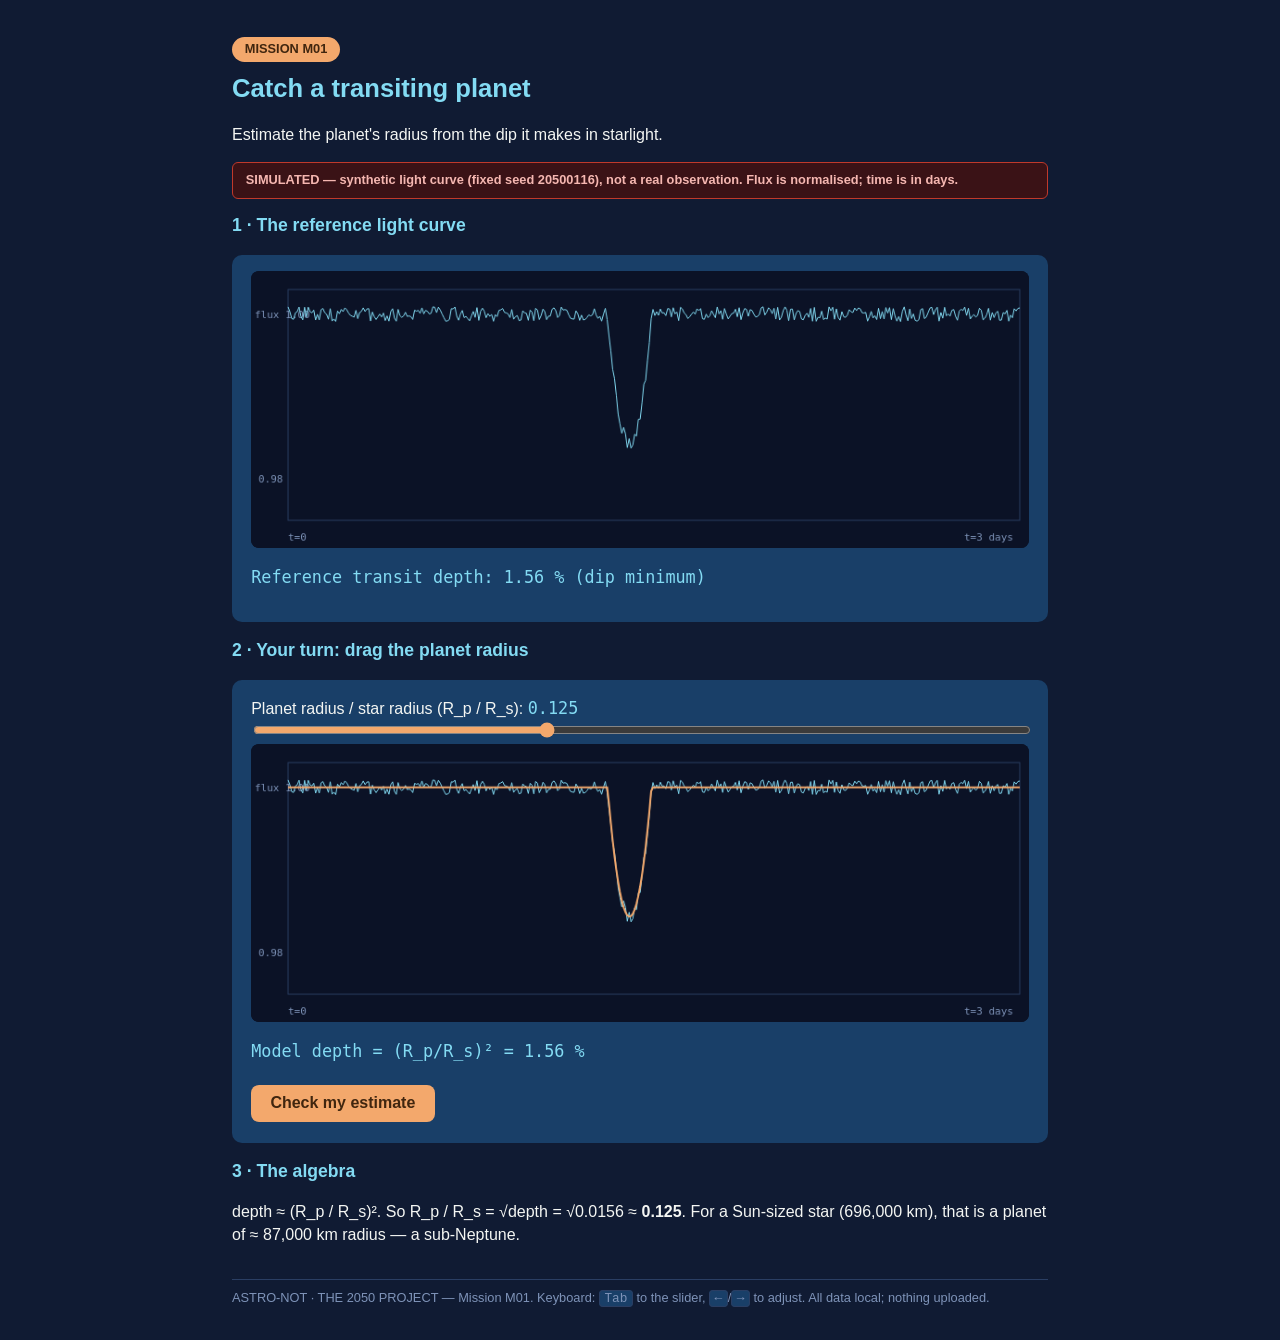
<file: missions/m01-transit/index.html>
<!DOCTYPE html><html lang="en"><head><meta charset="utf-8"/>
<title>ASTRO-NOT M01 — Catch a Transiting Planet</title>
<meta name="viewport" content="width=device-width, initial-scale=1"/>
<link rel="stylesheet" href="../style.css"/></head>
<body>
<span class="tag">MISSION M01</span>
<h1>Catch a transiting planet</h1>
<p>Estimate the planet's radius from the dip it makes in starlight.</p>
<div class="banner">SIMULATED — synthetic light curve (fixed seed 20500116), not a real observation. Flux is normalised; time is in days.</div>

<h2>1 · The reference light curve</h2>
<div class="panel"><canvas id="lc" width="840" height="300" role="img"
  aria-label="Simulated light curve: normalised flux over three days showing a transit dip of 1.56 percent depth at day 1.4."></canvas>
<p class="readout">Reference transit depth: 1.56 % (dip minimum)</p></div>

<h2>2 · Your turn: drag the planet radius</h2>
<div class="panel">
  <label for="rprs">Planet radius / star radius (R_p / R_s): <span id="rvals" class="readout">0.125</span></label>
  <input type="range" id="rprs" min="0.02" max="0.30" step="0.005" value="0.125"
    aria-describedby="rhelp"/>
  <p id="rhelp" class="visually-hidden">Slider sets the radius ratio; the model curve updates. Use arrow keys for fine steps.</p>
  <canvas id="fit" width="840" height="300" role="img"
    aria-label="Your model curve overlaid on the simulated data. Match the dip depth to estimate the radius ratio."></canvas>
  <p class="readout">Model depth = (R_p/R_s)² = <span id="depth">1.56 %</span></p>
  <button id="check">Check my estimate</button>
  <p id="verdict" class="verdict" aria-live="polite" hidden></p>
</div>

<h2>3 · The algebra</h2>
<p>depth ≈ (R_p / R_s)². So R_p / R_s = √depth = √0.0156 ≈ <strong>0.125</strong>.
For a Sun-sized star (696,000 km), that is a planet of ≈ 87,000 km radius — a sub-Neptune.</p>

<footer>ASTRO-NOT · THE 2050 PROJECT — Mission M01. Keyboard: <kbd>Tab</kbd> to the slider, <kbd>←</kbd>/<kbd>→</kbd> to adjust. All data local; nothing uploaded.</footer>
<script src="logic.js"></script><script>
const data = M01.lightCurve(M01.ANSWER_RP_RS, 0.0009, M01.SEED);
function draw(cv, series, model){ // simple polyline plot
  const c = cv.getContext("2d"), W = cv.width, H = cv.height;
  c.clearRect(0,0,W,H); c.fillStyle = "#0B1226"; c.fillRect(0,0,W,H);
  const y0 = H-30, y1 = 20, x0 = 40, x1 = W-10;
  const ymin = 0.975, ymax = 1.003;
  const X = t => x0 + (t/3)*(x1-x0), Y = f => y0 - (f-ymin)/(ymax-ymin)*(y0-y1);
  c.strokeStyle = "#2A3E63"; c.strokeRect(x0,y1,x1-x0,y0-y1);
  c.fillStyle = "#7E93B8"; c.font = "11px monospace";
  c.fillText("flux 1.00", 4, Y(1)+4); c.fillText("0.98", 8, Y(0.98)+4);
  c.fillText("t=0", x0, H-8); c.fillText("t=3 days", x1-60, H-8);
  c.strokeStyle = "#83DBF3"; c.lineWidth = 1;
  c.beginPath(); series.t.forEach((t,i)=>{ i?c.lineTo(X(t),Y(series.f[i])):c.moveTo(X(t),Y(series.f[i])); }); c.stroke();
  if(model){ c.strokeStyle = "#F3A86C"; c.lineWidth = 2; c.beginPath();
    series.t.forEach((t,i)=>{ i?c.lineTo(X(t),Y(1-M01.depth(model)*Math.max(0,1-((t-1.4)/0.09)**2))):c.moveTo(X(t),Y(1-M01.depth(model)*Math.max(0,1-((t-1.4)/0.09)**2))); }); c.stroke(); }
}
draw(document.getElementById("lc"), data, null);
const slider = document.getElementById("rprs");
function update(){ const v = parseFloat(slider.value);
  document.getElementById("rvals").textContent = v.toFixed(3);
  document.getElementById("depth").textContent = (M01.depth(v)*100).toFixed(2)+" %";
  draw(document.getElementById("fit"), data, v); }
slider.addEventListener("input", update); update();
document.getElementById("check").addEventListener("click", ()=>{
  const v = parseFloat(slider.value), ok = M01.checkAnswer(v);
  const el = document.getElementById("verdict"); el.hidden = false;
  el.className = "verdict " + (ok ? "good" : "bad");
  el.textContent = ok ? "Correct — your estimate is within 15 % of √0.0156 ≈ 0.125. This is how thousands of confirmed exoplanets were measured."
                      : "Not yet — compare your dip depth to 1.56 %. Hint: radius ratio = √depth.";
});
</script></body></html>
</file>
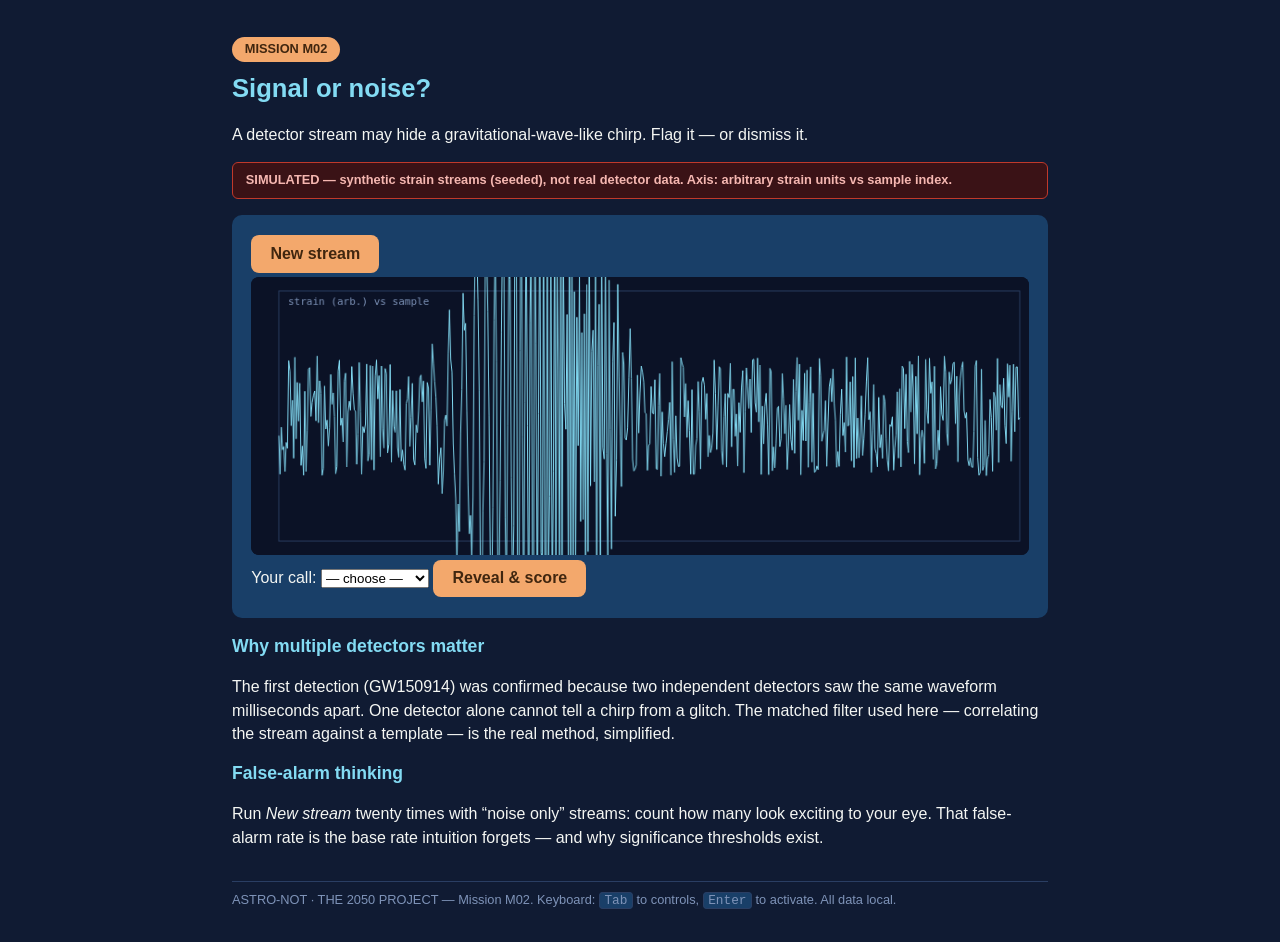
<file: missions/m02-waveform/index.html>
<!DOCTYPE html><html lang="en"><head><meta charset="utf-8"/>
<title>ASTRO-NOT M02 — Signal or Noise?</title>
<meta name="viewport" content="width=device-width, initial-scale=1"/>
<link rel="stylesheet" href="../style.css"/></head>
<body>
<span class="tag">MISSION M02</span>
<h1>Signal or noise?</h1>
<p>A detector stream may hide a gravitational-wave-like chirp. Flag it — or dismiss it.</p>
<div class="banner">SIMULATED — synthetic strain streams (seeded), not real detector data. Axis: arbitrary strain units vs sample index.</div>

<div class="panel">
  <button id="new">New stream</button>
  <canvas id="plot" width="840" height="300" role="img"
    aria-label="Detector stream plot. Decide whether a chirp-like signal is present."></canvas>
  <label for="decision">Your call:</label>
  <select id="decision"><option value="">— choose —</option>
    <option value="signal">Signal present</option><option value="noise">Noise only</option></select>
  <button id="reveal">Reveal &amp; score</button>
  <p id="verdict" class="verdict" aria-live="polite" hidden></p>
</div>

<h2>Why multiple detectors matter</h2>
<p>The first detection (GW150914) was confirmed because two independent detectors saw the same waveform milliseconds apart. One detector alone cannot tell a chirp from a glitch. The matched filter used here — correlating the stream against a template — is the real method, simplified.</p>

<h2>False-alarm thinking</h2>
<p>Run <em>New stream</em> twenty times with “noise only” streams: count how many look exciting to your eye. That false-alarm rate is the base rate intuition forgets — and why significance thresholds exist.</p>

<footer>ASTRO-NOT · THE 2050 PROJECT — Mission M02. Keyboard: <kbd>Tab</kbd> to controls, <kbd>Enter</kbd> to activate. All data local.</footer>
<script src="logic.js"></script><script>
let current = null, truth = null;
function show(){ truth = Math.random() < 0.5;
  current = M02.stream(truth, Math.floor(Math.random()*1e9));
  const cv = document.getElementById("plot"), c = cv.getContext("2d");
  c.fillStyle = "#0B1226"; c.fillRect(0,0,cv.width,cv.height);
  c.strokeStyle = "#2A3E63"; c.strokeRect(30,15,cv.width-40,cv.height-30);
  c.strokeStyle = "#83DBF3"; c.beginPath();
  current.forEach((v,i)=>{ const x = 30 + i/(current.length-1)*(cv.width-40), y = 150 - v*260;
    i?c.lineTo(x,y):c.moveTo(x,y); }); c.stroke();
  c.fillStyle = "#7E93B8"; c.font = "11px monospace";
  c.fillText("strain (arb.) vs sample", 40, 30);
  document.getElementById("verdict").hidden = true; }
document.getElementById("new").addEventListener("click", show);
document.getElementById("reveal").addEventListener("click", ()=>{
  const d = document.getElementById("decision").value;
  if(!d){ alert("Choose signal or noise first."); return; }
  const s = M02.matchScore(current), real = s > M02.THRESHOLD;
  const el = document.getElementById("verdict"); el.hidden = false;
  const right = (d === "signal") === real;
  el.className = "verdict " + (right ? "good" : "bad");
  el.innerHTML = "Matched-filter peak correlation: <span class='readout'>" + s.toFixed(3) +
    "</span> (threshold " + M02.THRESHOLD + ") — stream is <strong>" + (real?"SIGNAL":"NOISE") +
    "</strong>. Your call was " + (right?"correct":"wrong") +
    ". Real detections demand multi-detector coincidence — one stream is never enough."; });
show();
</script></body></html>
</file>
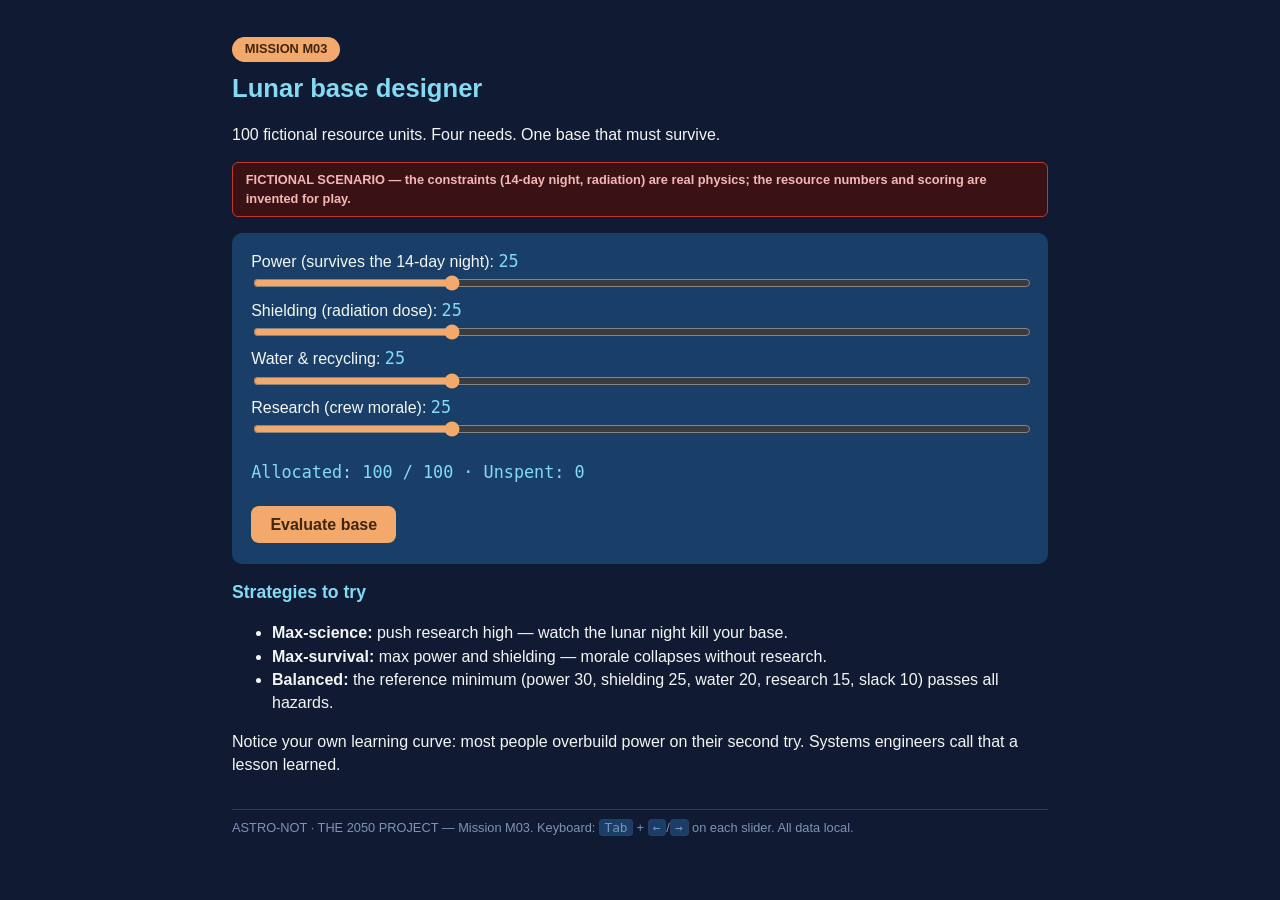
<file: missions/m03-lunar-base/index.html>
<!DOCTYPE html><html lang="en"><head><meta charset="utf-8"/>
<title>ASTRO-NOT M03 — Lunar Base Designer</title>
<meta name="viewport" content="width=device-width, initial-scale=1"/>
<link rel="stylesheet" href="../style.css"/></head>
<body>
<span class="tag">MISSION M03</span>
<h1>Lunar base designer</h1>
<p>100 fictional resource units. Four needs. One base that must survive.</p>
<div class="banner">FICTIONAL SCENARIO — the constraints (14-day night, radiation) are real physics; the resource numbers and scoring are invented for play.</div>

<div class="panel">
  <div id="sliders"></div>
  <p class="readout">Allocated: <span id="total">100</span> / 100 · Unspent: <span id="slack">0</span></p>
  <button id="evaluate">Evaluate base</button>
  <p id="verdict" class="verdict" aria-live="polite" hidden></p>
  <table id="haz" hidden><thead><tr><th>Hazard</th><th>Status</th></tr></thead><tbody></tbody></table>
</div>

<h2>Strategies to try</h2>
<ul>
<li><strong>Max-science:</strong> push research high — watch the lunar night kill your base.</li>
<li><strong>Max-survival:</strong> max power and shielding — morale collapses without research.</li>
<li><strong>Balanced:</strong> the reference minimum (power 30, shielding 25, water 20, research 15, slack 10) passes all hazards.</li>
</ul>
<p>Notice your own learning curve: most people overbuild power on their second try. Systems engineers call that a lesson learned.</p>

<footer>ASTRO-NOT · THE 2050 PROJECT — Mission M03. Keyboard: <kbd>Tab</kbd> + <kbd>←</kbd>/<kbd>→</kbd> on each slider. All data local.</footer>
<script src="logic.js"></script><script>
const defs = [["power","Power (survives the 14-day night)",30],
              ["shielding","Shielding (radiation dose)",25],
              ["water","Water & recycling",20],["research","Research (crew morale)",15]];
const box = document.getElementById("sliders");
defs.forEach(([k,label])=>{
  const w = document.createElement("div");
  w.innerHTML = `<label for="s-${k}">${label}: <span id="v-${k}" class="readout">25</span></label>
    <input type="range" id="s-${k}" min="0" max="100" step="5" value="25">`;
  box.appendChild(w);
});
function alloc(){ return { power:+power.value, shielding:+shielding.value,
  water:+water.value, research:+research.value }; }
function upd(){ ["power","shielding","water","research"].forEach(k=>
  document.getElementById("v-"+k).textContent = document.getElementById("s-"+k).value);
  const a = alloc(), sum = a.power+a.shielding+a.water+a.research;
  document.getElementById("total").textContent = sum;
  document.getElementById("slack").textContent = 100 - sum; }
["power","shielding","water","research"].forEach(k=>
  document.getElementById("s-"+k).addEventListener("input", upd));
upd();
document.getElementById("evaluate").addEventListener("click", ()=>{
  const r = M03.score(alloc()), el = document.getElementById("verdict"),
        tb = document.getElementById("haz").querySelector("tbody");
  el.hidden = false; el.className = "verdict " + (r.viable?"good":"bad"); el.textContent = r.reason;
  document.getElementById("haz").hidden = false; tb.innerHTML = "";
  Object.entries(r.hazards||{}).forEach(([h,s])=>{
    const tr = document.createElement("tr");
    tr.innerHTML = `<td>${h}</td><td>${s}</td>`; tb.appendChild(tr); });
});
</script></body></html>
</file>
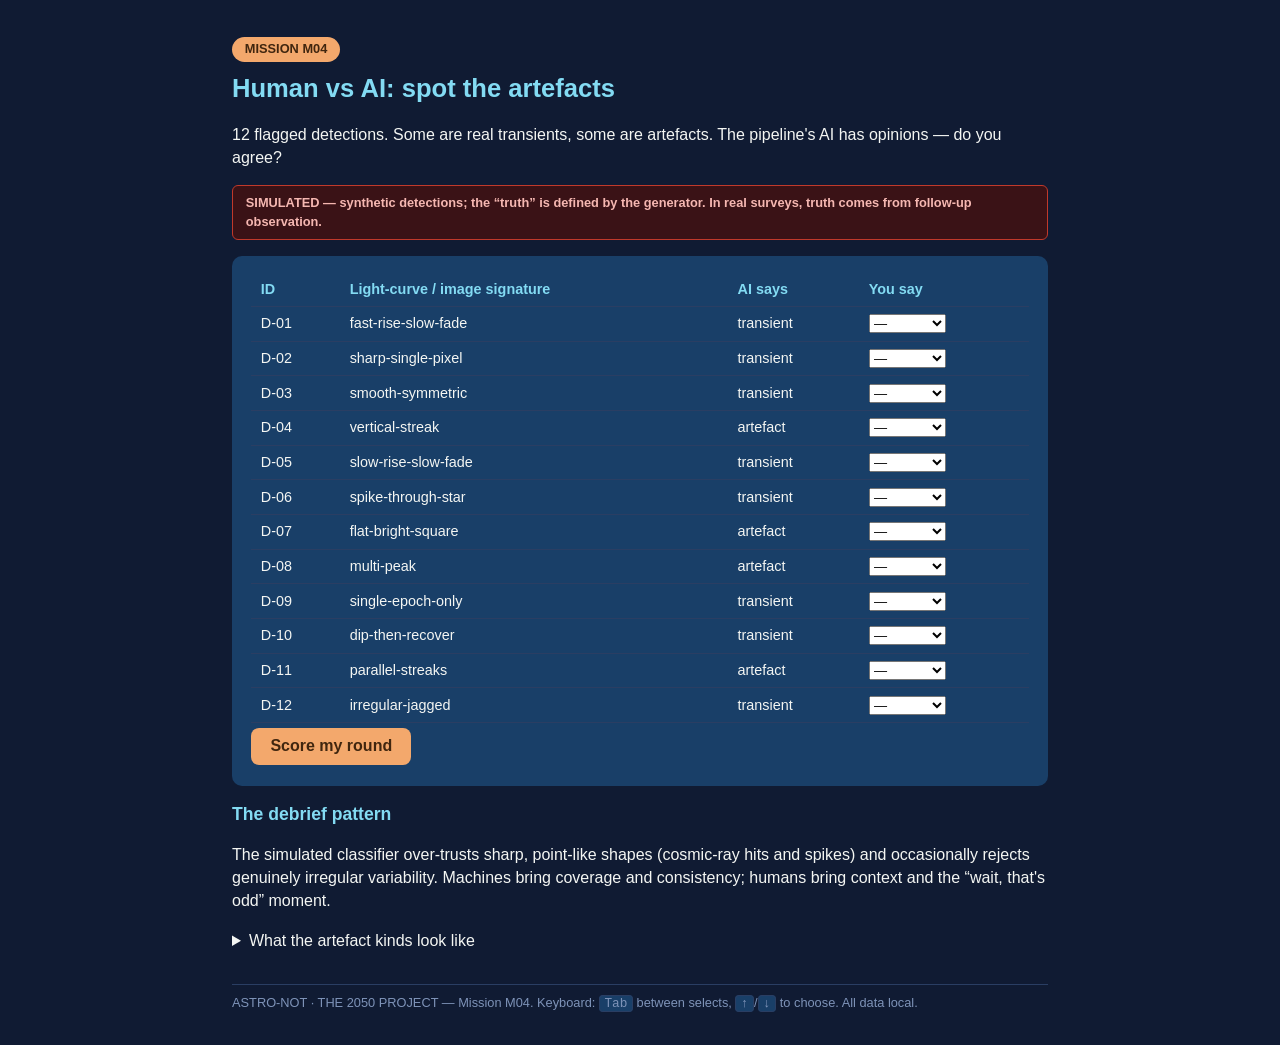
<file: missions/m04-human-vs-ai/index.html>
<!DOCTYPE html><html lang="en"><head><meta charset="utf-8"/>
<title>ASTRO-NOT M04 — Human vs AI</title>
<meta name="viewport" content="width=device-width, initial-scale=1"/>
<link rel="stylesheet" href="../style.css"/></head>
<body>
<span class="tag">MISSION M04</span>
<h1>Human vs AI: spot the artefacts</h1>
<p>12 flagged detections. Some are real transients, some are artefacts. The pipeline's AI has opinions — do you agree?</p>
<div class="banner">SIMULATED — synthetic detections; the “truth” is defined by the generator. In real surveys, truth comes from follow-up observation.</div>

<div class="panel">
  <table id="grid"><thead><tr><th>ID</th><th>Light-curve / image signature</th><th>AI says</th><th>You say</th></tr></thead>
  <tbody></tbody></table>
  <button id="score">Score my round</button>
  <p id="verdict" class="verdict" aria-live="polite" hidden></p>
</div>

<h2>The debrief pattern</h2>
<p>The simulated classifier over-trusts sharp, point-like shapes (cosmic-ray hits and spikes) and occasionally rejects genuinely irregular variability. Machines bring coverage and consistency; humans bring context and the “wait, that's odd” moment.</p>
<details><summary>What the artefact kinds look like</summary>
<ul><li><strong>Cosmic-ray hit:</strong> one sharp pixel/epoch only.</li>
<li><strong>Bad column:</strong> vertical streak, always same pixel column.</li>
<li><strong>Diffraction spike:</strong> streaks through a bright star at fixed angles.</li>
<li><strong>Saturated bleed:</strong> flat bright square around a bright source.</li></ul></details>

<footer>ASTRO-NOT · THE 2050 PROJECT — Mission M04. Keyboard: <kbd>Tab</kbd> between selects, <kbd>↑</kbd>/<kbd>↓</kbd> to choose. All data local.</footer>
<script src="logic.js"></script><script>
const tb = document.getElementById("grid").querySelector("tbody");
M04.CASES.forEach((c,i)=>{
  const tr = document.createElement("tr");
  tr.innerHTML = `<td>${c.id}</td><td>${c.curve}</td><td>${c.ai}</td>
    <td><select id="u${i}" aria-label="Your classification for ${c.id}">
      <option value="">—</option><option value="transient">transient</option>
      <option value="artefact">artefact</option><option value="uncertain">uncertain</option></select></td>`;
  tb.appendChild(tr);
});
document.getElementById("score").addEventListener("click", ()=>{
  const ans = M04.CASES.map((c,i)=>document.getElementById("u"+i).value);
  if(ans.some(v=>!v)){ alert("Classify all 12 first (uncertain is allowed)."); return; }
  const r = M04.scoreUser(ans), ai = M04.aiAccuracy();
  const el = document.getElementById("verdict"); el.hidden = false;
  el.className = "verdict " + (r.accuracy >= ai ? "good" : "bad");
  el.innerHTML = `You: <span class="readout">${r.right}/12</span> (${(r.accuracy*100).toFixed(0)} %) — simulated AI: ${(ai*100).toFixed(0)} %.
    The AI's documented weaknesses: cosmic-ray hits (D-02, D-09), diffraction spikes (D-06), and the irregular transient D-08.
    Where you beat the machine, ask why; where it beat you, that's statistics working.`; });
</script></body></html>
</file>
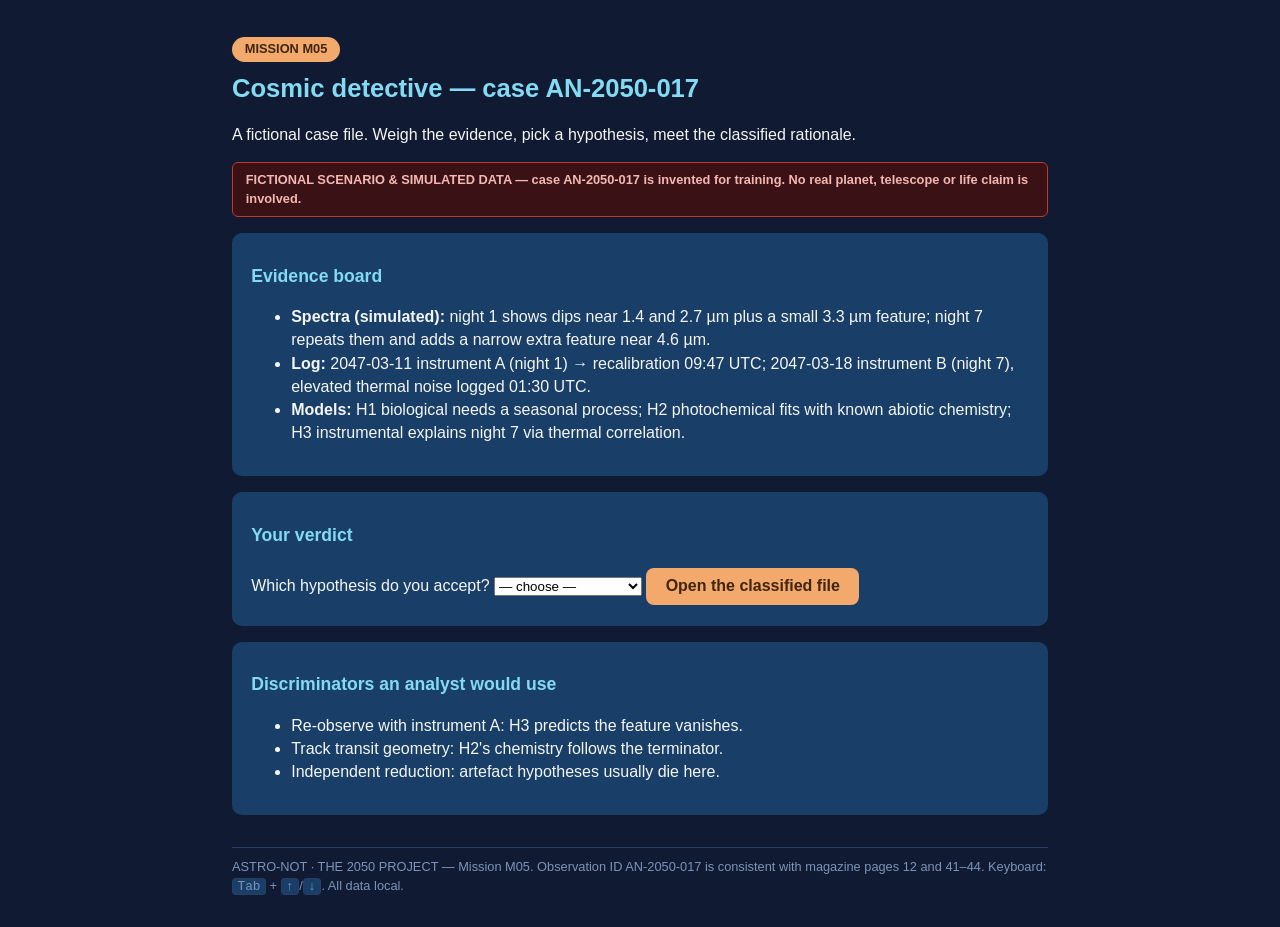
<file: missions/m05-cosmic-detective/index.html>
<!DOCTYPE html><html lang="en"><head><meta charset="utf-8"/>
<title>ASTRO-NOT M05 — Cosmic Detective: Case AN-2050-017</title>
<meta name="viewport" content="width=device-width, initial-scale=1"/>
<link rel="stylesheet" href="../style.css"/></head>
<body>
<span class="tag">MISSION M05</span>
<h1>Cosmic detective — case AN-2050-017</h1>
<p>A fictional case file. Weigh the evidence, pick a hypothesis, meet the classified rationale.</p>
<div class="banner">FICTIONAL SCENARIO &amp; SIMULATED DATA — case AN-2050-017 is invented for training. No real planet, telescope or life claim is involved.</div>

<div class="panel">
  <h2>Evidence board</h2>
  <ul>
    <li><strong>Spectra (simulated):</strong> night 1 shows dips near 1.4 and 2.7 µm plus a small 3.3 µm feature; night 7 repeats them and adds a narrow extra feature near 4.6 µm.</li>
    <li><strong>Log:</strong> 2047-03-11 instrument A (night 1) → recalibration 09:47 UTC; 2047-03-18 instrument B (night 7), elevated thermal noise logged 01:30 UTC.</li>
    <li><strong>Models:</strong> H1 biological needs a seasonal process; H2 photochemical fits with known abiotic chemistry; H3 instrumental explains night 7 via thermal correlation.</li>
  </ul>
</div>

<div class="panel">
  <h2>Your verdict</h2>
  <label for="pick">Which hypothesis do you accept?</label>
  <select id="pick"><option value="">— choose —</option>
    <option value="H1">H1 — Biological</option><option value="H2">H2 — Photochemical</option>
    <option value="H3">H3 — Instrumental</option></select>
  <button id="open">Open the classified file</button>
  <p id="verdict" class="verdict" aria-live="polite" hidden></p>
</div>

<div class="panel">
  <h2>Discriminators an analyst would use</h2>
  <ul><li>Re-observe with instrument A: H3 predicts the feature vanishes.</li>
  <li>Track transit geometry: H2's chemistry follows the terminator.</li>
  <li>Independent reduction: artefact hypotheses usually die here.</li></ul>
</div>

<footer>ASTRO-NOT · THE 2050 PROJECT — Mission M05. Observation ID AN-2050-017 is consistent with magazine pages 12 and 41–44. Keyboard: <kbd>Tab</kbd> + <kbd>↑</kbd>/<kbd>↓</kbd>. All data local.</footer>
<script src="logic.js"></script><script>
document.getElementById("open").addEventListener("click", ()=>{
  const p = document.getElementById("pick").value;
  if(!p){ alert("Choose a hypothesis first."); return; }
  const el = document.getElementById("verdict"); el.hidden = false;
  const right = M05.checkAnswer(p);
  el.className = "verdict " + (right ? "good" : "bad");
  el.innerHTML = (right ? "<strong>Correct — the fictional case resolves to H3 (instrumental).</strong><br>"
                        : "<strong>The fictional case resolves to H3 (instrumental), not " + p + ".</strong><br>")
    + "Rationale:<ul>" + M05.RATIONALE.map(r=>"<li>"+r+"</li>").join("") + "</ul>"
    + "Most dramatic discoveries fail exactly this test — that is science working."; });
</script></body></html>
</file>
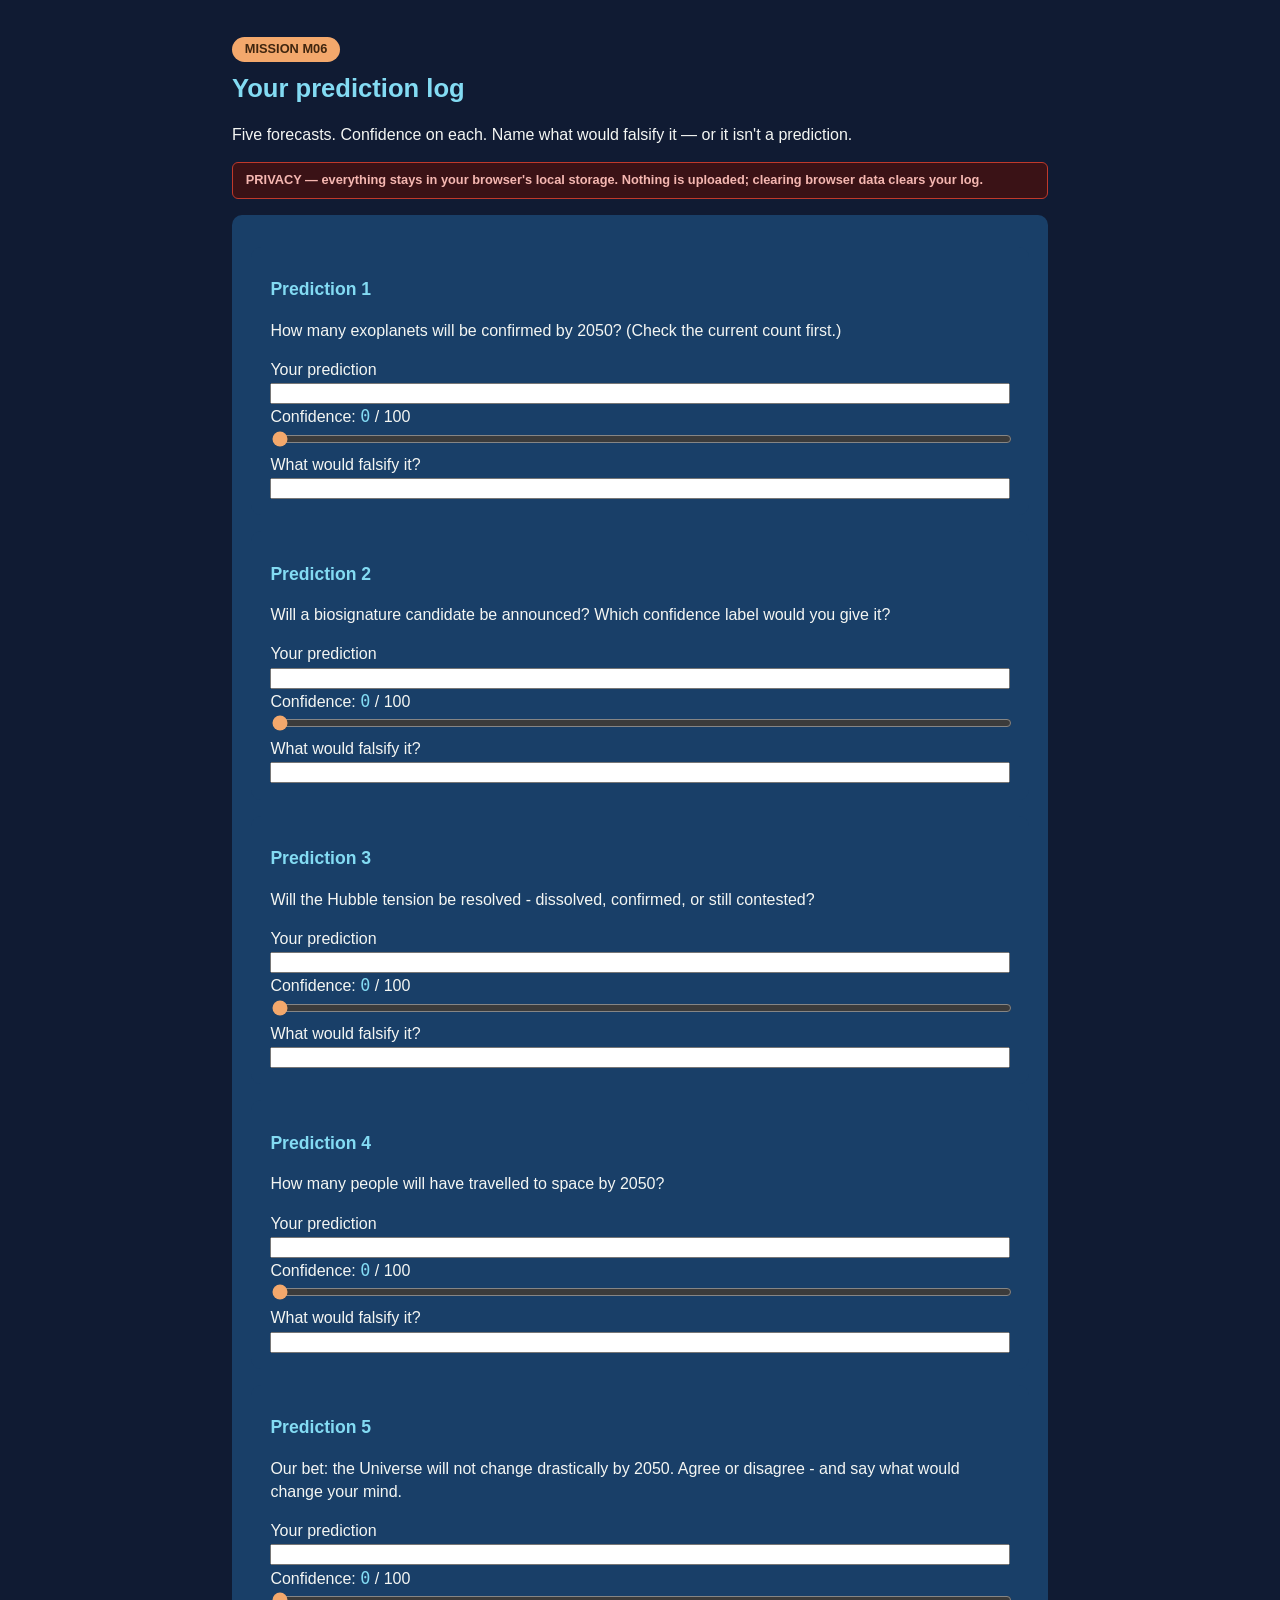
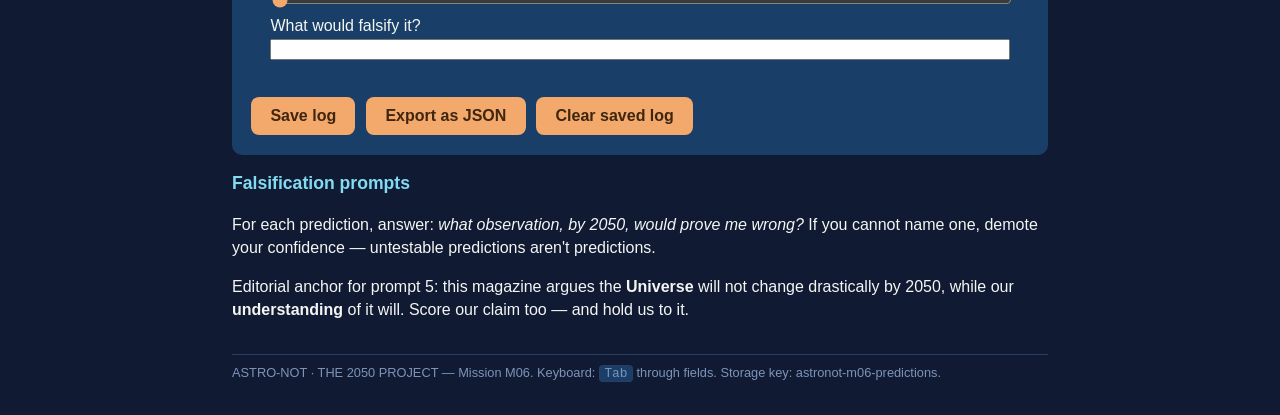
<file: missions/m06-predictions/index.html>
<!DOCTYPE html><html lang="en"><head><meta charset="utf-8"/>
<title>ASTRO-NOT M06 — Your Prediction Log</title>
<meta name="viewport" content="width=device-width, initial-scale=1"/>
<link rel="stylesheet" href="../style.css"/></head>
<body>
<span class="tag">MISSION M06</span>
<h1>Your prediction log</h1>
<p>Five forecasts. Confidence on each. Name what would falsify it — or it isn't a prediction.</p>
<div class="banner">PRIVACY — everything stays in your browser's local storage. Nothing is uploaded; clearing browser data clears your log.</div>

<div class="panel"><div id="prompts"></div>
  <button id="save">Save log</button>
  <button id="export">Export as JSON</button>
  <button id="clear">Clear saved log</button>
  <p id="status" class="verdict" aria-live="polite" hidden></p>
</div>

<h2>Falsification prompts</h2>
<p>For each prediction, answer: <em>what observation, by 2050, would prove me wrong?</em>
If you cannot name one, demote your confidence — untestable predictions aren't predictions.</p>
<p>Editorial anchor for prompt 5: this magazine argues the <strong>Universe</strong> will not change drastically by 2050, while our <strong>understanding</strong> of it will. Score our claim too — and hold us to it.</p>

<footer>ASTRO-NOT · THE 2050 PROJECT — Mission M06. Keyboard: <kbd>Tab</kbd> through fields. Storage key: astronot-m06-predictions.</footer>
<script src="logic.js"></script><script>
const box = document.getElementById("prompts");
function render(){
  let saved = [];
  try { saved = JSON.parse(localStorage.getItem(M06.STORAGE_KEY) || "null") || []; } catch(e){}
  if (!M06.validate(saved)) saved = M06.blank();
  box.innerHTML = "";
  M06.PROMPTS.forEach((p,i)=>{
    const d = document.createElement("div"); d.className = "panel";
    d.innerHTML = `<h2>Prediction ${i+1}</h2><p>${p}</p>
      <label for="t${i}">Your prediction</label>
      <input id="t${i}" type="text" style="width:100%" value="${(saved[i].text||"").replace(/"/g,"&quot;")}"/>
      <label for="c${i}">Confidence: <span id="cv${i}" class="readout">${saved[i].confidence}</span> / 100</label>
      <input id="c${i}" type="range" min="0" max="100" step="5" value="${saved[i].confidence}"/>
      <label for="f${i}">What would falsify it?</label>
      <input id="f${i}" type="text" style="width:100%" value="${(saved[i].falsifier||"").replace(/"/g,"&quot;")}"/>`;
    box.appendChild(d);
  });
  M06.PROMPTS.forEach((p,i)=>{
    document.getElementById("c"+i).addEventListener("input", e=>
      document.getElementById("cv"+i).textContent = e.target.value);
  });
}
function collect(){ return M06.PROMPTS.map((p,i)=>({
  index:i, text:document.getElementById("t"+i).value,
  confidence:+document.getElementById("c"+i).value,
  falsifier:document.getElementById("f"+i).value })); }
document.getElementById("save").addEventListener("click", ()=>{
  localStorage.setItem(M06.STORAGE_KEY, JSON.stringify(collect()));
  const s = document.getElementById("status"); s.hidden = false;
  s.className = "verdict good"; s.textContent = "Saved locally (" + M06.STORAGE_KEY + ")."; });
document.getElementById("export").addEventListener("click", ()=>{
  const blob = new Blob([JSON.stringify(collect(),null,2)], {type:"application/json"});
  const a = document.createElement("a"); a.href = URL.createObjectURL(blob);
  a.download = "astronot-m06-predictions.json"; a.click(); URL.revokeObjectURL(a.href); });
document.getElementById("clear").addEventListener("click", ()=>{
  localStorage.removeItem(M06.STORAGE_KEY); render();
  const s = document.getElementById("status"); s.hidden = false;
  s.className = "verdict bad"; s.textContent = "Local log cleared."; });
render();
</script></body></html>
</file>
<file: missions/style.css>
/* ASTRO-NOT missions shared styles — no external dependencies */
:root{--navy:#101B33;--blue:#193F68;--cyan:#83DBF3;--paper:#F4F6F3;--sun:#F3A86C;}
*{box-sizing:border-box}
body{font-family:'Noto Sans',sans-serif;background:var(--navy);color:var(--paper);
  margin:0;padding:2rem;max-width:880px;margin-inline:auto;line-height:1.45}
h1{color:var(--cyan);font-size:1.6rem;margin:.2rem 0}
h2{color:var(--cyan);font-size:1.1rem}
a{color:var(--cyan)}
.banner{background:#3A1216;color:#F5B7B1;border:1px solid #C0392B;font-weight:700;
  font-size:.8rem;padding:.5rem .8rem;border-radius:6px;margin:.8rem 0}
.tag{display:inline-block;background:var(--sun);color:#40260F;font-weight:700;
  font-size:.8rem;padding:.2rem .8rem;border-radius:999px;margin:.3rem 0}
.panel{background:var(--blue);border-radius:10px;padding:1rem 1.2rem;margin:1rem 0}
canvas{background:#0B1226;border-radius:8px;width:100%;height:auto;display:block}
input[type=range]{width:100%;accent-color:var(--sun)}
button{background:var(--sun);color:#40260F;font-weight:700;border:none;border-radius:8px;
  padding:.6rem 1.2rem;font-size:1rem;cursor:pointer;margin:.3rem .4rem .3rem 0}
button:focus-visible,a:focus-visible,summary:focus-visible,input:focus-visible{outline:3px solid var(--cyan);outline-offset:2px}
.readout{font-family:'DejaVu Sans Mono',monospace;font-size:1.05rem;color:var(--cyan)}
.verdict{font-weight:700;padding:.6rem .8rem;border-radius:8px;margin-top:.6rem}
.good{background:#123B24;color:#A7F3C6}.bad{background:#4A1520;color:#F5B7B1}
table{border-collapse:collapse;width:100%;font-size:.9rem}
th,td{border-bottom:1px solid #2A3E63;padding:.4rem .6rem;text-align:left}
th{color:var(--cyan)}
kbd{background:var(--blue);border:1px solid #2A3E63;border-radius:4px;padding:0 .35em}
footer{font-size:.8rem;color:#7E93B8;margin-top:2rem;border-top:1px solid #2A3E63;padding-top:.6rem}
.visually-hidden{position:absolute;width:1px;height:1px;overflow:hidden;clip:rect(0 0 0 0)}
</file>
